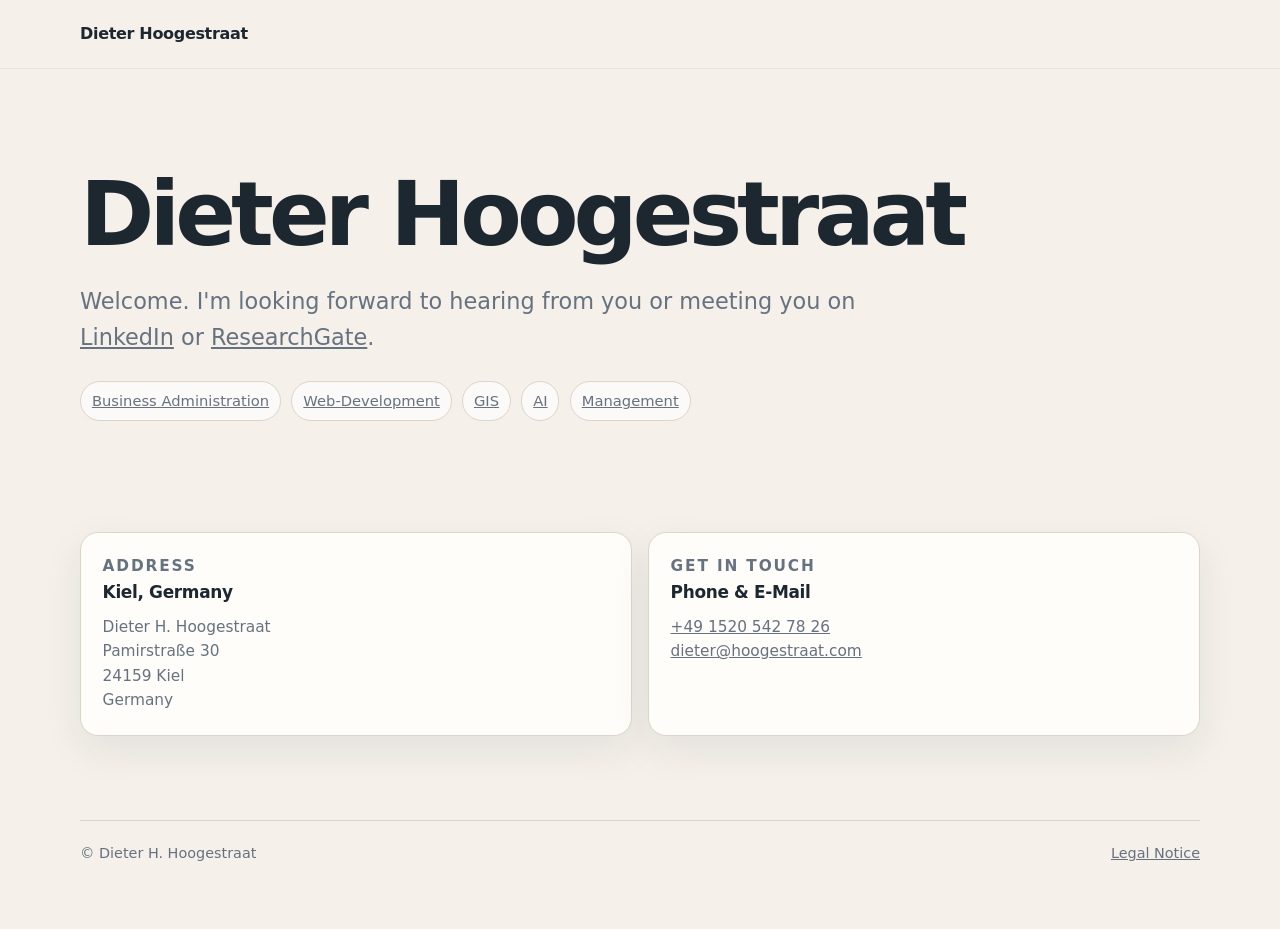
<file: index.html>
<!doctype html>
<html lang="en">
  <head>
    <meta charset="utf-8" />
    <meta name="viewport" content="width=device-width, initial-scale=1" />
    <meta
      name="description"
      content="Dieter Hoogestraat – Geophysics, SAR Remote Sensing, GIS, AI and Management. Get in touch via LinkedIn, ResearchGate or e-mail."
    />
    <title>Dieter H. Hoogestraat – Geophysics, Remote Sensing, GIS & AI</title>

    <link rel="shortcut icon" href="./assets/favicon.ico" />
    <link rel="apple-touch-icon" href="./assets/hog-apple.png" />
    <link rel="stylesheet" href="./assets/profile.css" />
  </head>

  <body>
    <header class="topbar">
      <div class="wrap nav">
        <a class="brand" href="#top">Dieter Hoogestraat</a>
      </div>
    </header>

    <main id="top">
      <section class="hero">
        <div class="wrap">
          <h1>Dieter Hoogestraat</h1>

          <p class="hero-lead">
            Welcome. I'm looking forward to hearing from you or meeting you on
            <a
              href="https://www.linkedin.com/in/dieter-hoogestraat-08497648"
              target="_blank"
              rel="noopener noreferrer"
              >LinkedIn</a
            >
            or
            <a
              href="https://www.researchgate.net/profile/Dieter-Hoogestraat-2"
              target="_blank"
              rel="noopener noreferrer"
              >ResearchGate</a
            >.
          </p>

          <!-- TODO: Zieladressen ersetzen – aktuell Platzhalter -->
          <div class="facts" aria-label="Areas of expertise">
            <a class="fact" href="./office/office.html"
              >Business Administration</a
            >
            <a class="fact" href="./dev/dev.html">Web-Development</a>
            <a class="fact" href="https://example.com/gis">GIS</a>
            <a class="fact" href="https://example.com/ai">AI</a>
            <a class="fact" href="https://example.com/management">Management</a>
          </div>
        </div>
      </section>

      <section>
        <div class="wrap">
          <div class="grid two">
            <article class="card">
              <p class="section-kicker">Address</p>
              <h3>Kiel, Germany</h3>
              <!-- Dipl.-Kfm. (FH), Journalist -->
              <p>
                Dieter H. Hoogestraat<br />
                Pamirstraße 30<br />
                24159 Kiel<br />
                Germany
              </p>
            </article>

            <article class="card">
              <p class="section-kicker">Get in touch</p>
              <h3>Phone &amp; E-Mail</h3>
              <p>
                <a href="tel:+4915205427826">+49 1520 542 78 26</a><br />
                <a href="mailto:dieter@hoogestraat.com"
                  >dieter@hoogestraat.com</a
                >
              </p>
            </article>
          </div>
        </div>
      </section>
    </main>

    <footer>
      <div class="wrap footer-line">
        <span>© Dieter H. Hoogestraat</span>
        <span><a href="legalnotice.html">Legal Notice</a></span>
      </div>
    </footer>
  </body>
</html>
</file>
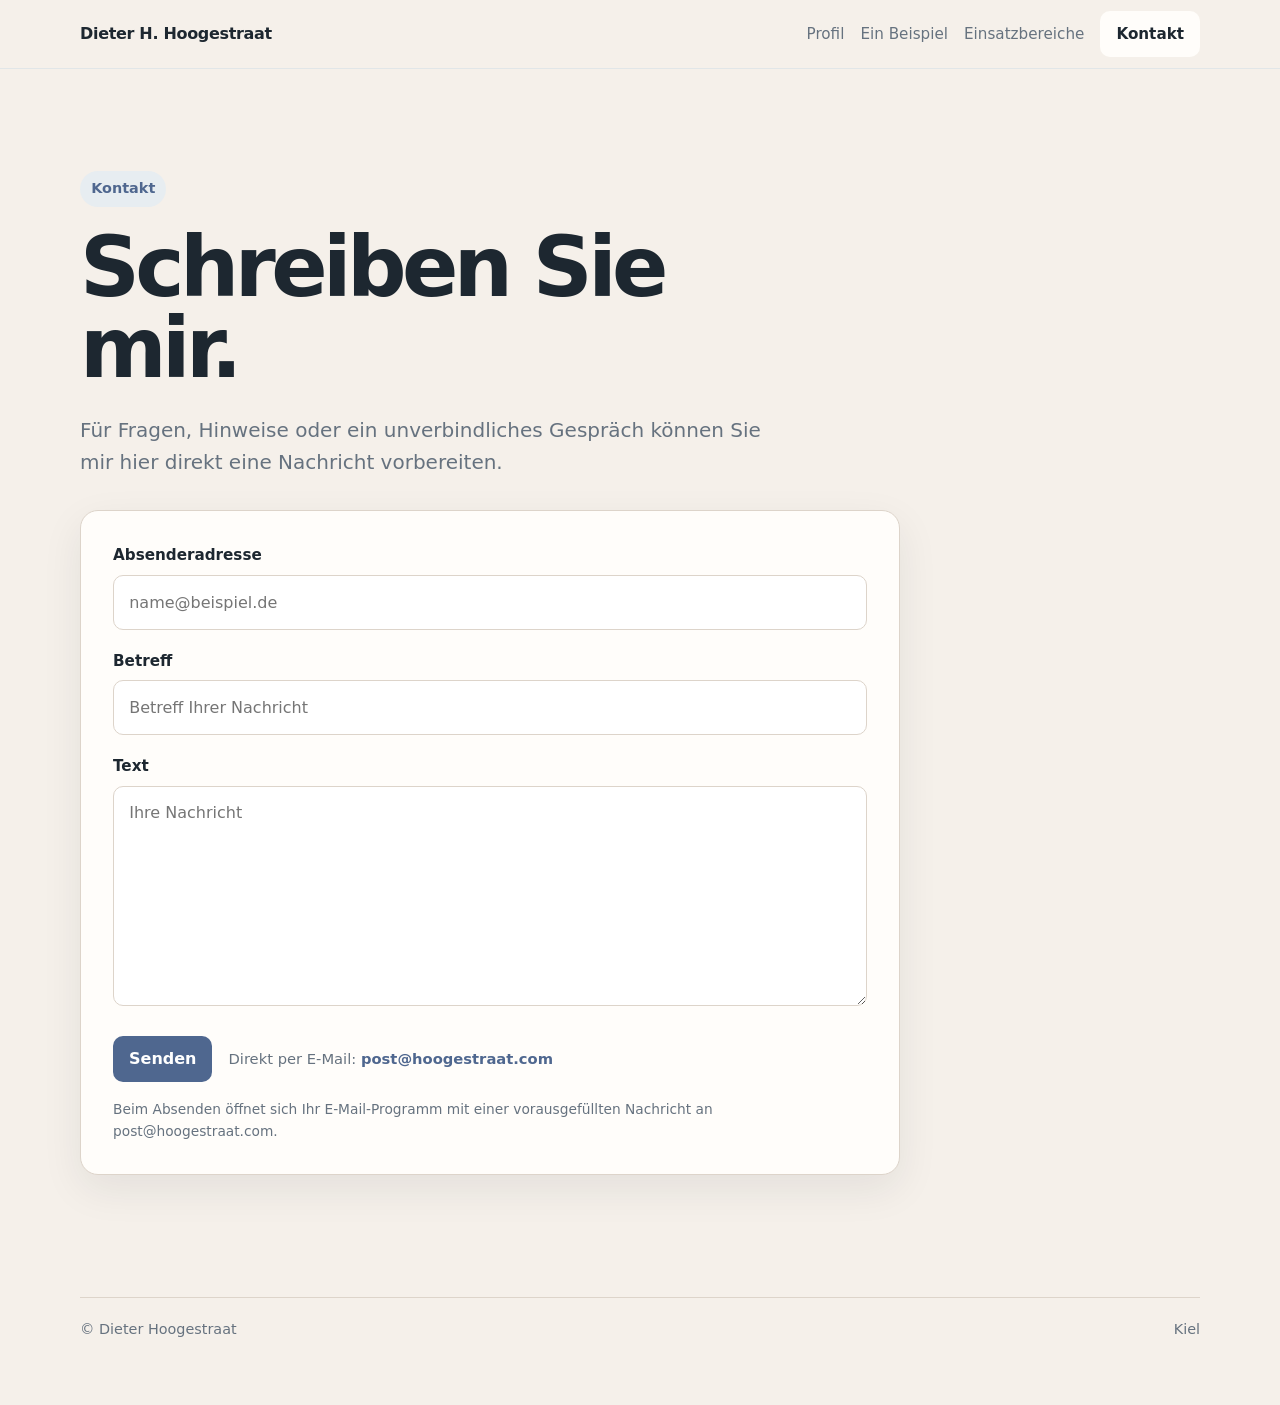
<file: kontakt.html>
<!doctype html>
<html lang="de">
  <head>
    <meta charset="utf-8" />
    <meta name="viewport" content="width=device-width, initial-scale=1" />
    <meta
      name="description"
      content="Kontakt zu Dieter H. Hoogestraat"
    />
    <title>Kontakt – Dieter H. Hoogestraat</title>

    <style>
      :root {
        --bg: #f5f0ea;
        --surface: #fffdfa;
        --text: #1d2730;
        --muted: #66727f;
        --line: #ddd4ca;
        --accent: #4f678f;
        --accent-soft: #e7edf1;
        --accent-hover: #4e6698;
        --max: 1120px;
        --radius: 18px;
        --shadow: 0 14px 40px rgba(20, 35, 50, 0.08);
      }

      * {
        box-sizing: border-box;
      }

      html {
        scroll-behavior: smooth;
      }

      body {
        margin: 0;
        font-family:
          Inter,
          ui-sans-serif,
          system-ui,
          -apple-system,
          BlinkMacSystemFont,
          "Segoe UI",
          sans-serif;
        background: var(--bg);
        color: var(--text);
        line-height: 1.6;
        -webkit-font-smoothing: antialiased;
      }

      a {
        color: inherit;
      }

      .wrap {
        width: min(calc(100% - 2rem), var(--max));
        margin-inline: auto;
      }

      .topbar {
        position: sticky;
        top: 0;
        z-index: 10;
        backdrop-filter: blur(10px);
        background: rgba(245, 240, 234, 0.92);
        border-bottom: 1px solid rgba(223, 228, 232, 0.85);
      }

      .nav {
        min-height: 68px;
        display: flex;
        align-items: center;
        justify-content: space-between;
        gap: 1rem;
      }

      .brand {
        font-weight: 760;
        letter-spacing: -0.02em;
        text-decoration: none;
      }

      .navlinks {
        display: flex;
        gap: 1rem;
        align-items: center;
        flex-wrap: wrap;
        font-size: 0.95rem;
        color: var(--muted);
      }

      .navlinks a {
        text-decoration: none;
      }

      .navlinks a:hover {
        color: var(--text);
      }

      .button {
        display: inline-flex;
        align-items: center;
        justify-content: center;
        height: 46px;
        padding: 0 1rem;
        border: none;
        border-radius: 10px;
        font: inherit;
        font-weight: 700;
        text-decoration: none;
        background: var(--surface);
        color: var(--text);
        cursor: pointer;
        transition: 160ms ease;
      }

      .button:hover {
        transform: translateY(-1px);
        box-shadow: 0 8px 22px rgba(20, 35, 50, 0.09);
      }

      .button.primary {
        color: #fff;
        background: var(--accent);
      }

      .button.primary:hover {
        background: var(--accent-hover);
      }

      main {
        padding: 6.4rem 0 4.6rem;
      }

      .contact-shell {
        max-width: 820px;
      }

      .eyebrow {
        display: inline-flex;
        padding: 0.38rem 0.7rem;
        border-radius: 999px;
        background: var(--accent-soft);
        color: var(--accent);
        font-size: 0.9rem;
        font-weight: 750;
        margin-bottom: 1.25rem;
      }

      h1 {
        max-width: 760px;
        margin: 0;
        font-size: clamp(2.8rem, 7vw, 5.2rem);
        line-height: 0.98;
        letter-spacing: -0.055em;
      }

      .lead {
        max-width: 690px;
        margin: 1.55rem 0 2rem;
        font-size: clamp(1.05rem, 2vw, 1.25rem);
        color: var(--muted);
      }

      .form-card {
        background: var(--surface);
        border: 1px solid var(--line);
        border-radius: var(--radius);
        padding: clamp(1.25rem, 4vw, 2rem);
        box-shadow: var(--shadow);
      }

      .field + .field {
        margin-top: 1.2rem;
      }

      label {
        display: block;
        margin-bottom: 0.45rem;
        font-size: 0.95rem;
        font-weight: 700;
      }

      input,
      textarea {
        width: 100%;
        padding: 0.85rem 0.95rem;
        border: 1px solid var(--line);
        border-radius: 10px;
        background: #fff;
        color: var(--text);
        font: inherit;
        outline: none;
        transition:
          border-color 150ms ease,
          box-shadow 150ms ease;
      }

      input:focus,
      textarea:focus {
        border-color: var(--accent);
        box-shadow: 0 0 0 3px rgba(79, 103, 143, 0.14);
      }

      textarea {
        min-height: 220px;
        resize: vertical;
      }

      .form-actions {
        display: flex;
        align-items: center;
        gap: 1rem;
        flex-wrap: wrap;
        margin-top: 1.4rem;
      }

      .direct-contact {
        color: var(--muted);
        font-size: 0.92rem;
      }

      .direct-contact a {
        color: var(--accent);
        font-weight: 700;
        text-decoration: none;
      }

      .form-note {
        margin: 1rem 0 0;
        color: var(--muted);
        font-size: 0.86rem;
      }

      footer {
        padding: 3rem 0 4rem;
        color: var(--muted);
        font-size: 0.9rem;
      }

      .footer-line {
        display: flex;
        justify-content: space-between;
        gap: 1rem;
        flex-wrap: wrap;
        border-top: 1px solid var(--line);
        padding-top: 1.3rem;
      }

      @media (max-width: 680px) {
        main {
          padding-top: 4.5rem;
        }

        .navlinks a:not(.button) {
          display: none;
        }

        h1 {
          font-size: clamp(2.45rem, 14vw, 4.2rem);
        }
      }
    </style>
  </head>

  <body>
    <header class="topbar">
      <div class="wrap nav">
        <a class="brand" href="index.html#top">Dieter H. Hoogestraat</a>
        <nav class="navlinks" aria-label="Seitennavigation">
          <a href="index.html#profil">Profil</a>
          <a href="index.html#beispiel">Ein Beispiel</a>
          <a href="index.html#einsatz">Einsatzbereiche</a>
          <a href="kontakt.html" class="button">Kontakt</a>
        </nav>
      </div>
    </header>

    <main>
      <div class="wrap">
        <div class="contact-shell">
          <span class="eyebrow">Kontakt</span>
          <h1>Schreiben Sie mir.</h1>

          <p class="lead">
            Für Fragen, Hinweise oder ein unverbindliches Gespräch können Sie mir
            hier direkt eine Nachricht vorbereiten.
          </p>

          <form class="form-card" id="contact-form">
            <div class="field">
              <label for="sender">Absenderadresse</label>
              <input
                type="email"
                id="sender"
                name="sender"
                autocomplete="email"
                placeholder="name@beispiel.de"
                required
              />
            </div>

            <div class="field">
              <label for="subject">Betreff</label>
              <input
                type="text"
                id="subject"
                name="subject"
                placeholder="Betreff Ihrer Nachricht"
                required
              />
            </div>

            <div class="field">
              <label for="message">Text</label>
              <textarea
                id="message"
                name="message"
                placeholder="Ihre Nachricht"
                required
              ></textarea>
            </div>

            <div class="form-actions">
              <button class="button primary" type="submit">Senden</button>
              <span class="direct-contact">
                Direkt per E-Mail:
                <a href="mailto:post@hoogestraat.com">post@hoogestraat.com</a>
              </span>
            </div>

            <p class="form-note">
              Beim Absenden öffnet sich Ihr E-Mail-Programm mit einer
              vorausgefüllten Nachricht an post@hoogestraat.com.
            </p>
          </form>
        </div>
      </div>
    </main>

    <footer>
      <div class="wrap footer-line">
        <span>© Dieter Hoogestraat</span>
        <span>Kiel</span>
      </div>
    </footer>

    <script>
      document
        .getElementById("contact-form")
        .addEventListener("submit", function (event) {
          event.preventDefault();

          const sender = document.getElementById("sender").value.trim();
          const subject = document.getElementById("subject").value.trim();
          const message = document.getElementById("message").value.trim();

          const body =
            "Absenderadresse: " +
            sender +
            "\\n\\n" +
            message;

          const mailto =
            "mailto:post@hoogestraat.com" +
            "?subject=" +
            encodeURIComponent(subject) +
            "&body=" +
            encodeURIComponent(body);

          window.location.href = mailto;
        });
    </script>
  </body>
</html>
</file>
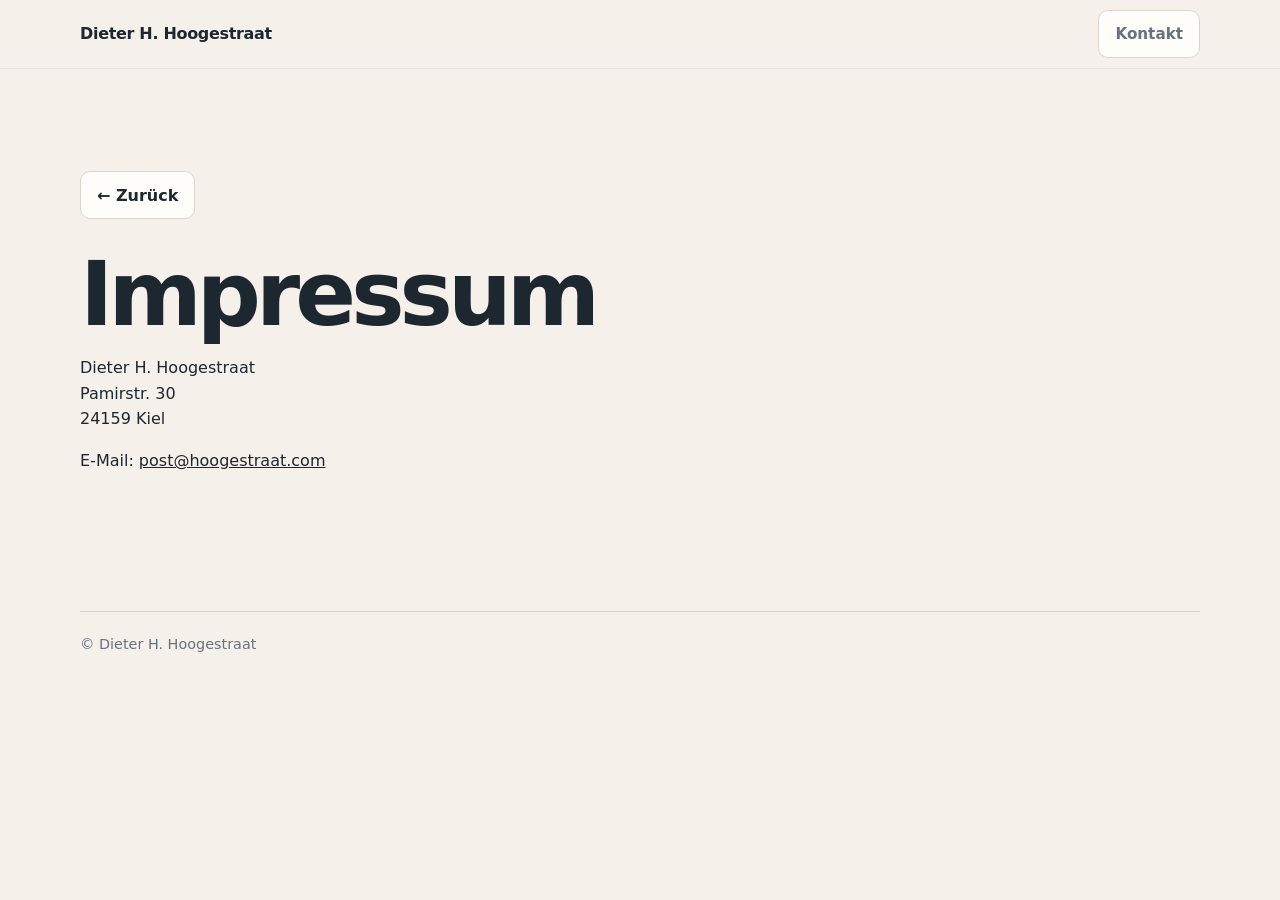
<file: legalnotice.html>
<!doctype html>
<html lang="de">
  <head>
    <meta charset="UTF-8" />
    <meta name="viewport" content="width=device-width, initial-scale=1.0" />
    <title>Impressum – Dieter H. Hoogestraat</title>
    <link rel="shortcut icon" href="./favicon.ico" />
    <link rel="apple-touch-icon" href="./hog-apple.png" />
    <link rel="stylesheet" href="profile.css" />
  </head>
  <body>
    <header class="topbar">
      <div class="wrap nav">
        <a class="brand" href="index.html">Dieter H. Hoogestraat</a>
        <nav class="navlinks" aria-label="Seitennavigation">
          <a href="mailto:post@hoogestraat.com" class="button">Kontakt</a>
        </nav>
      </div>
    </header>
    <section class="wrap hero">
      <a
        class="button back-button"
        href="index.html"
        onclick="
          if (document.referrer) {
            event.preventDefault();
            history.back();
          }
        "
      >
        ← Zurück
      </a>
      <h1>Impressum</h1>

      <p>
        Dieter H. Hoogestraat<br />
        Pamirstr. 30<br />
        24159 Kiel
      </p>

      <p>
        E-Mail:
        <a href="mailto:post@hoogestraat.com">post@hoogestraat.com</a>
      </p>
    </section>

    <footer>
      <div class="wrap footer-line">
        <span>© Dieter H. Hoogestraat</span>
      </div>
    </footer>
  </body>
</html>
</file>
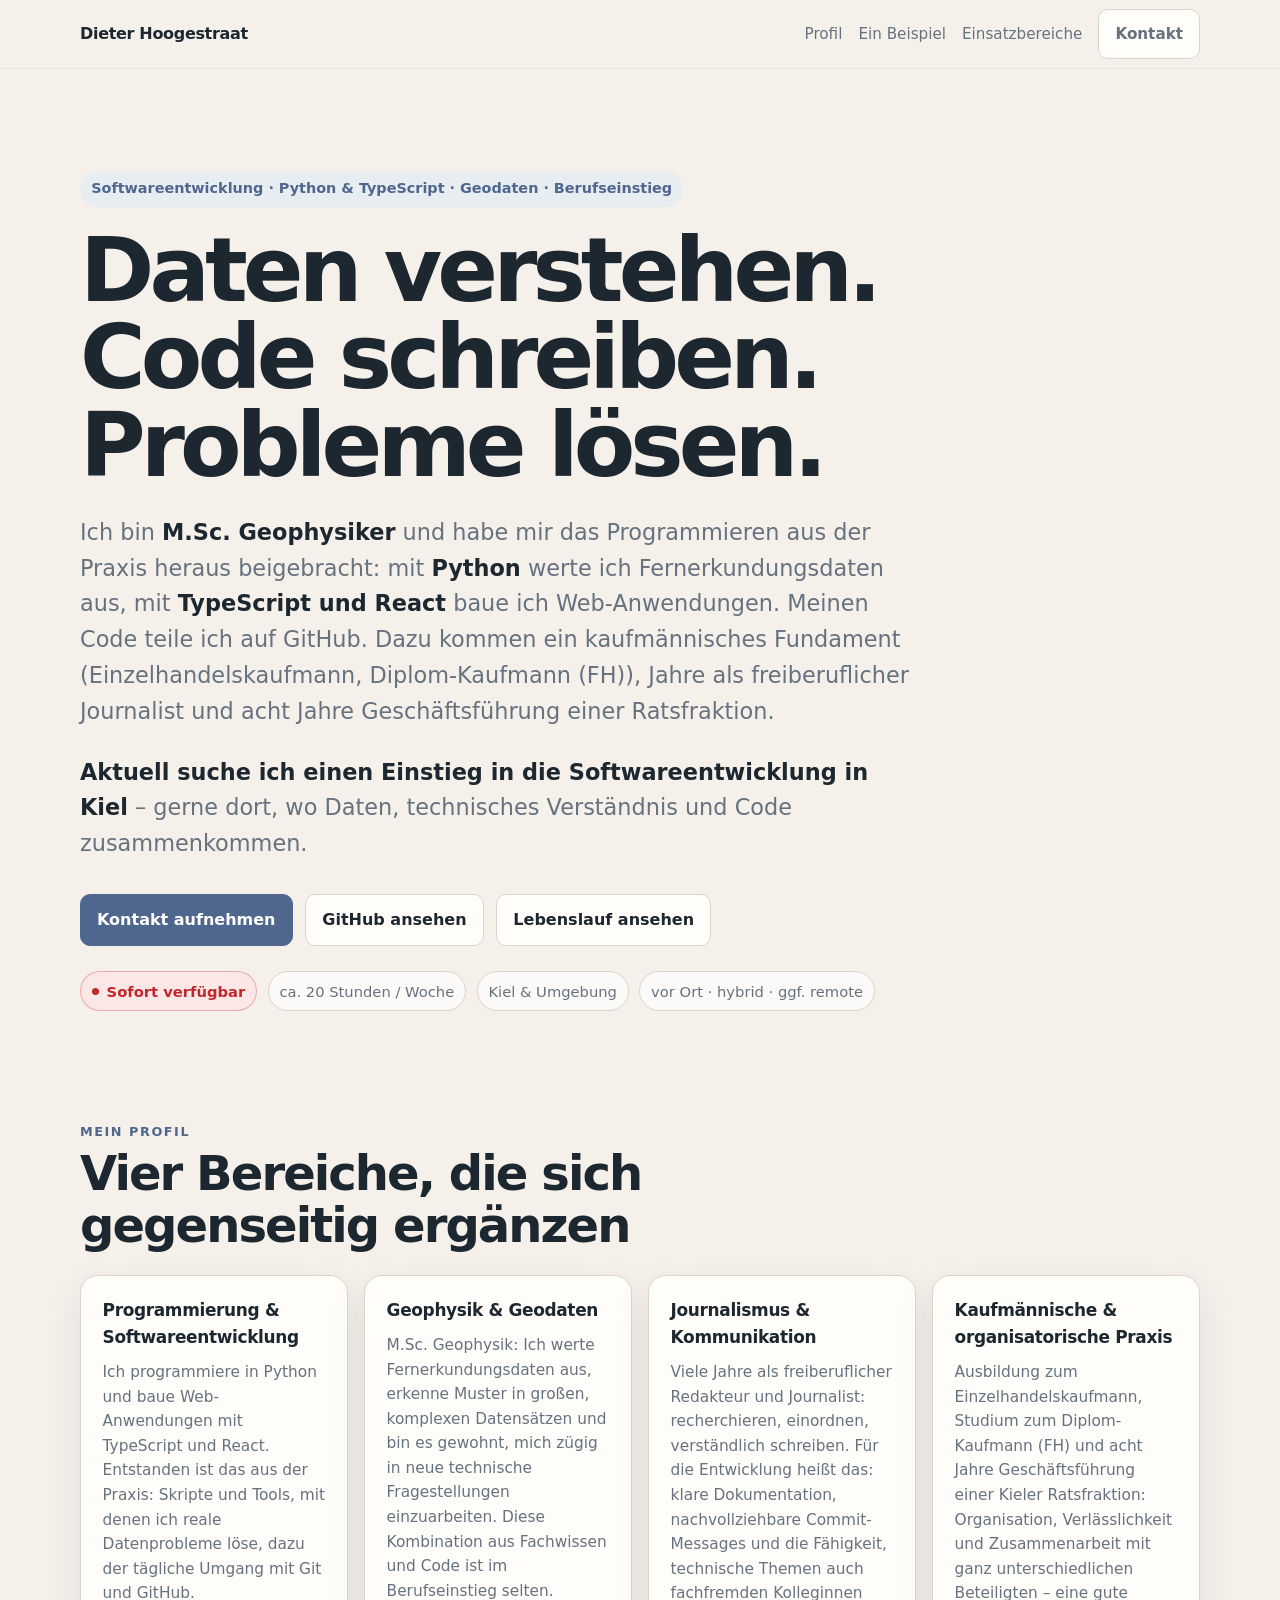
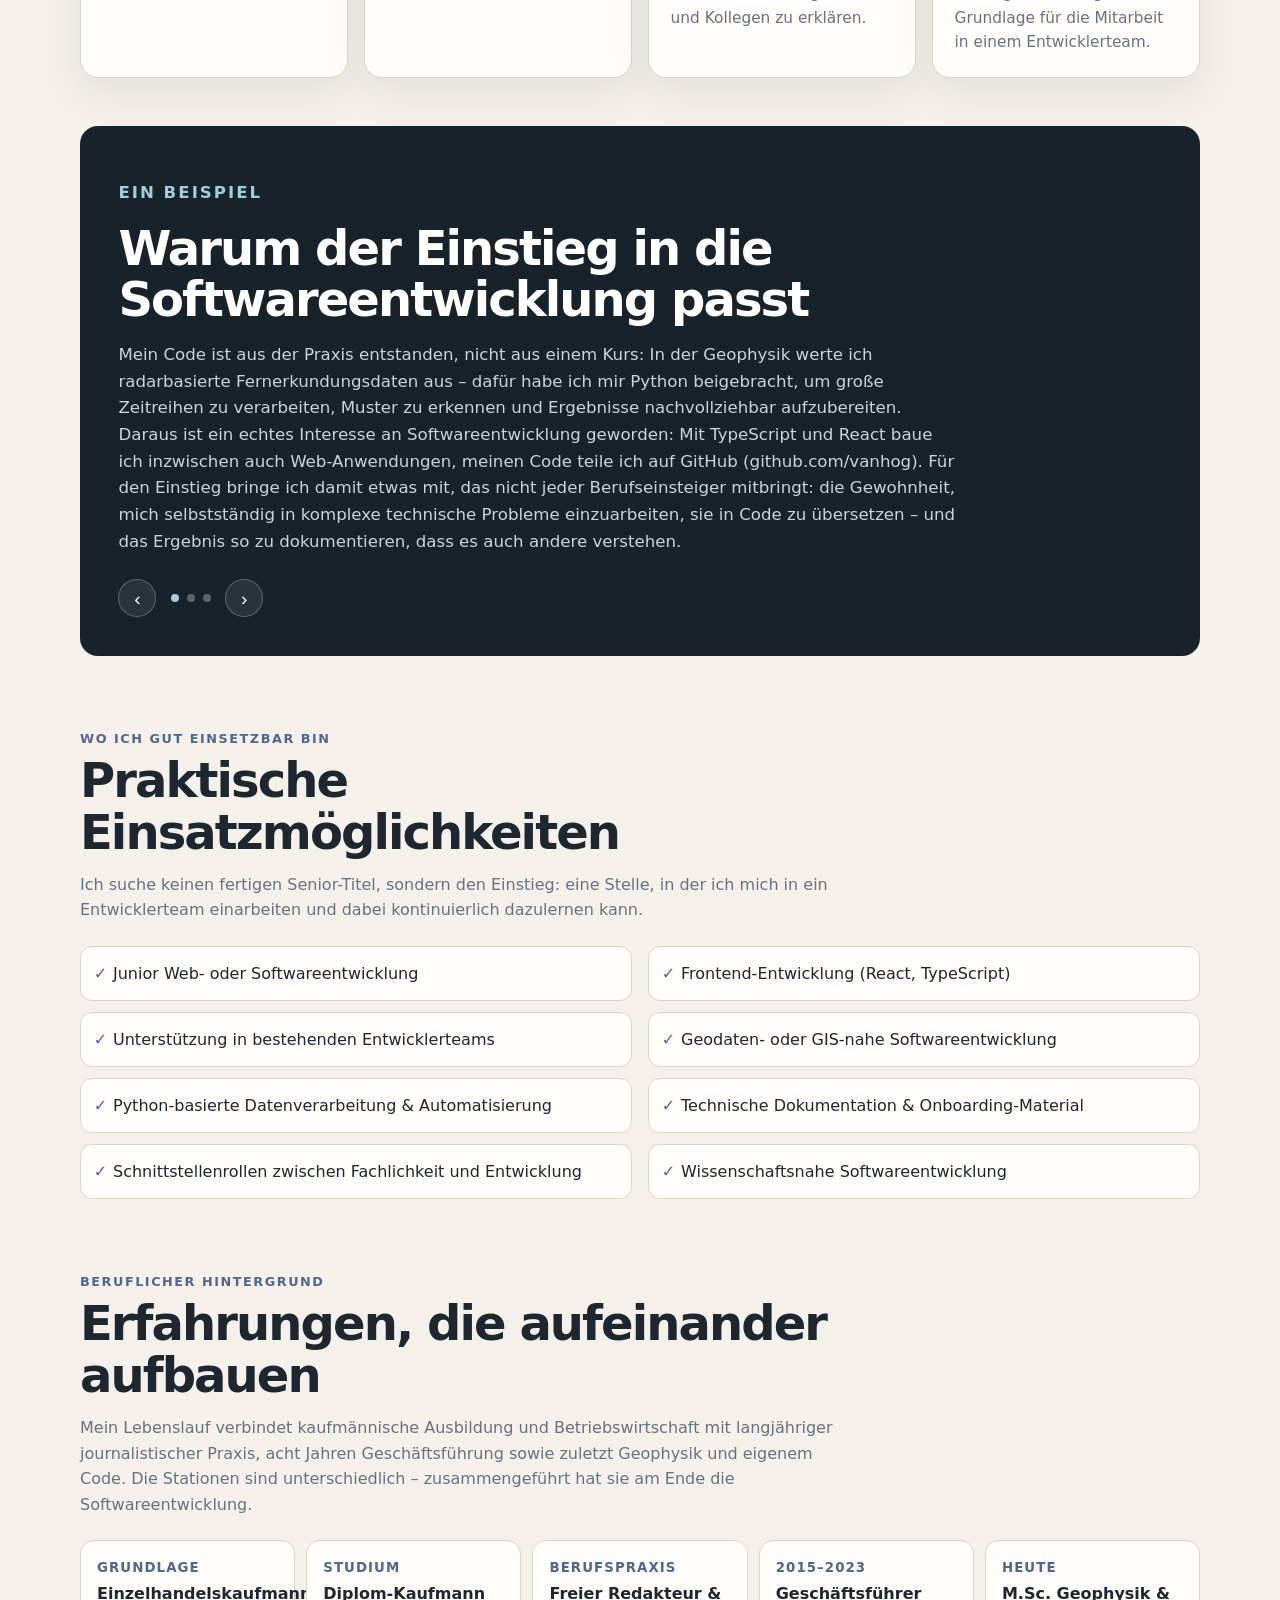
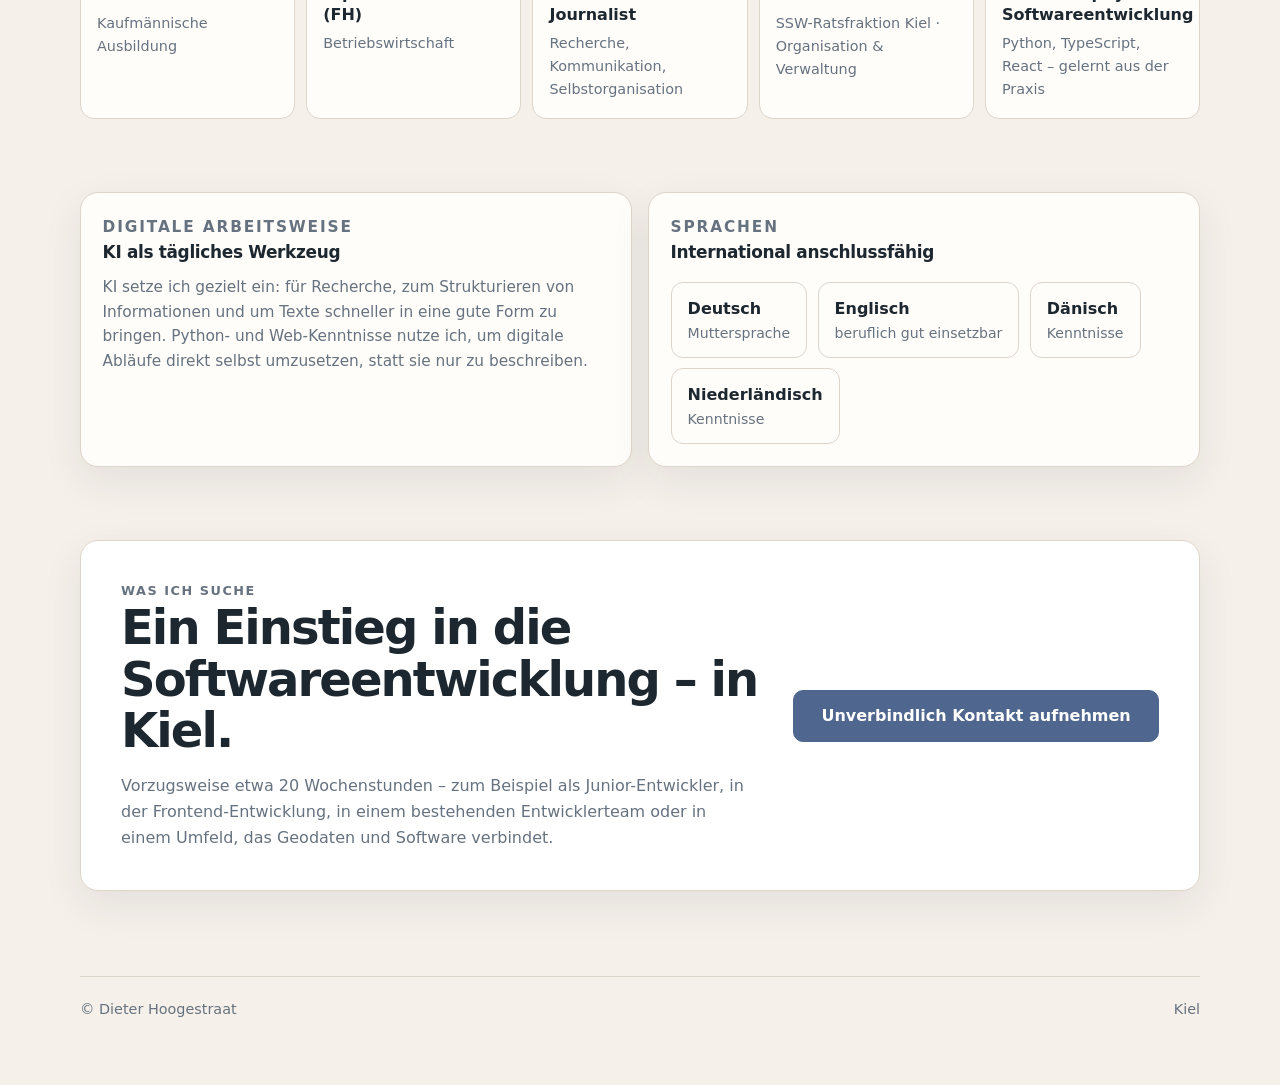
<file: dev/dev.html>
<!doctype html>
<html lang="de">
  <head>
    <meta charset="utf-8" />
    <meta name="viewport" content="width=device-width, initial-scale=1" />
    <meta
      name="description"
      content="Profil von Dieter Hoogestraat – Einstieg in die Softwareentwicklung: Python, TypeScript, React und Geodaten-Erfahrung aus der Geophysik. Gesucht: Teilzeitstelle in Kiel."
    />
    <title>
      Dieter Hoogestraat – Softwareentwicklung, Python & TypeScript, Geodaten
    </title>

    <link rel="stylesheet" href="../assets/profile.css" />
  </head>

  <body>
    <header class="topbar">
      <div class="wrap nav">
        <a class="brand" href="#top">Dieter Hoogestraat</a>
        <nav class="navlinks" aria-label="Seitennavigation">
          <a href="#profil">Profil</a>
          <a href="#beispiel">Ein Beispiel</a>
          <a href="#einsatz">Einsatzbereiche</a>
          <a href="#kontakt" class="button">Kontakt</a>
        </nav>
      </div>
    </header>

    <main id="top">
      <section class="hero">
        <div class="wrap">
          <span class="eyebrow"
            >Softwareentwicklung · Python & TypeScript · Geodaten ·
            Berufseinstieg</span
          >

          <h1>Daten verstehen.<br />Code schreiben.<br />Probleme lösen.</h1>

          <p class="hero-lead">
            Ich bin <strong>M.Sc. Geophysiker</strong> und habe mir das
            Programmieren aus der Praxis heraus beigebracht: mit
            <strong>Python</strong> werte ich Fernerkundungsdaten aus, mit
            <strong>TypeScript und React</strong> baue ich Web-Anwendungen.
            Meinen Code teile ich auf GitHub. Dazu kommen ein kaufmännisches
            Fundament (Einzelhandelskaufmann, Diplom-Kaufmann (FH)), Jahre als
            freiberuflicher Journalist und acht Jahre Geschäftsführung einer
            Ratsfraktion.
          </p>

          <p class="hero-lead">
            <strong
              >Aktuell suche ich einen Einstieg in die Softwareentwicklung in
              Kiel</strong
            >
            – gerne dort, wo Daten, technisches Verständnis und Code
            zusammenkommen.
          </p>

          <div class="hero-actions">
            <!-- TODO: E-Mail-Adresse ersetzen -->
            <a class="button primary" href="mailto:DEINE-EMAIL@BEISPIEL.DE"
              >Kontakt aufnehmen</a
            >
            <a
              class="button"
              href="https://github.com/vanhog"
              target="_blank"
              rel="noopener"
              >GitHub ansehen</a
            >
            <!-- TODO: Dateinamen / URL zum Lebenslauf ersetzen -->
            <a class="button" href="cv.pdf">Lebenslauf ansehen</a>
          </div>

          <div class="facts" aria-label="Rahmendaten">
            <span class="fact status"
              ><span class="status-dot" aria-hidden="true"></span>Sofort
              verfügbar</span
            >
            <span class="fact">ca. 20 Stunden / Woche</span>
            <span class="fact">Kiel & Umgebung</span>
            <span class="fact">vor Ort · hybrid · ggf. remote</span>
          </div>
        </div>
      </section>

      <section id="profil">
        <div class="wrap">
          <div class="section-head">
            <p class="section-kicker">Mein Profil</p>
            <h2>Vier Bereiche, die sich gegenseitig ergänzen</h2>
          </div>

          <div class="grid four">
            <article class="card">
              <h3>Programmierung & Softwareentwicklung</h3>
              <p>
                Ich programmiere in Python und baue Web-Anwendungen mit
                TypeScript und React. Entstanden ist das aus der Praxis: Skripte
                und Tools, mit denen ich reale Datenprobleme löse, dazu der
                tägliche Umgang mit Git und GitHub.
              </p>
            </article>

            <article class="card">
              <h3>Geophysik & Geodaten</h3>
              <p>
                M.Sc. Geophysik: Ich werte Fernerkundungsdaten aus, erkenne
                Muster in großen, komplexen Datensätzen und bin es gewohnt, mich
                zügig in neue technische Fragestellungen einzuarbeiten. Diese
                Kombination aus Fachwissen und Code ist im Berufseinstieg
                selten.
              </p>
            </article>

            <article class="card">
              <h3>Journalismus & Kommunikation</h3>
              <p>
                Viele Jahre als freiberuflicher Redakteur und Journalist:
                recherchieren, einordnen, verständlich schreiben. Für die
                Entwicklung heißt das: klare Dokumentation, nachvollziehbare
                Commit-Messages und die Fähigkeit, technische Themen auch
                fachfremden Kolleginnen und Kollegen zu erklären.
              </p>
            </article>

            <article class="card">
              <h3>Kaufmännische & organisatorische Praxis</h3>
              <p>
                Ausbildung zum Einzelhandelskaufmann, Studium zum
                Diplom-Kaufmann (FH) und acht Jahre Geschäftsführung einer
                Kieler Ratsfraktion: Organisation, Verlässlichkeit und
                Zusammenarbeit mit ganz unterschiedlichen Beteiligten – eine
                gute Grundlage für die Mitarbeit in einem Entwicklerteam.
              </p>
            </article>
          </div>

          <div class="bridge" id="beispiel">
            <p class="section-kicker">Ein Beispiel</p>

            <noscript>
              <style>
                #beispiel .slider {
                  display: none;
                }
              </style>
              <h2>Warum der Einstieg in die Softwareentwicklung passt</h2>
              <p>
                Mein Code ist aus der Praxis entstanden, nicht aus einem Kurs:
                In der Geophysik werte ich radarbasierte Fernerkundungsdaten aus
                – dafür habe ich mir Python beigebracht, um große Zeitreihen zu
                verarbeiten, Muster zu erkennen und Ergebnisse nachvollziehbar
                aufzubereiten. Daraus ist ein echtes Interesse an
                Softwareentwicklung geworden: Mit TypeScript und React baue ich
                inzwischen auch Web-Anwendungen, meinen Code teile ich auf
                GitHub (github.com/vanhog). Für den Einstieg bringe ich damit
                etwas mit, das nicht jeder Berufseinsteiger mitbringt: die
                Gewohnheit, mich selbstständig in komplexe technische Probleme
                einzuarbeiten, sie in Code zu übersetzen – und das Ergebnis so
                zu dokumentieren, dass es auch andere verstehen.
              </p>
            </noscript>

            <div
              class="slider"
              data-slider
              role="region"
              aria-roledescription="Karussell"
              aria-label="Beispiele meiner Erfahrung"
            >
              <div class="slider-track" data-slider-track></div>
              <div class="slider-controls">
                <button
                  type="button"
                  class="slider-btn"
                  data-slider-prev
                  aria-label="Vorheriges Beispiel"
                >
                  ‹
                </button>
                <div class="slider-dots" data-slider-dots></div>
                <button
                  type="button"
                  class="slider-btn"
                  data-slider-next
                  aria-label="Nächstes Beispiel"
                >
                  ›
                </button>
              </div>
            </div>
          </div>
        </div>
      </section>

      <section id="einsatz">
        <div class="wrap">
          <div class="section-head">
            <p class="section-kicker">Wo ich gut einsetzbar bin</p>
            <h2>Praktische Einsatzmöglichkeiten</h2>
            <p class="section-copy">
              Ich suche keinen fertigen Senior-Titel, sondern den Einstieg: eine
              Stelle, in der ich mich in ein Entwicklerteam einarbeiten und
              dabei kontinuierlich dazulernen kann.
            </p>
          </div>

          <ul class="role-list">
            <li>Junior Web- oder Softwareentwicklung</li>
            <li>Frontend-Entwicklung (React, TypeScript)</li>
            <li>Unterstützung in bestehenden Entwicklerteams</li>
            <li>Geodaten- oder GIS-nahe Softwareentwicklung</li>
            <li>Python-basierte Datenverarbeitung & Automatisierung</li>
            <li>Technische Dokumentation & Onboarding-Material</li>
            <li>Schnittstellenrollen zwischen Fachlichkeit und Entwicklung</li>
            <li>Wissenschaftsnahe Softwareentwicklung</li>
          </ul>
        </div>
      </section>

      <section id="hintergrund">
        <div class="wrap">
          <div class="section-head">
            <p class="section-kicker">Beruflicher Hintergrund</p>
            <h2>Erfahrungen, die aufeinander aufbauen</h2>
            <p class="section-copy">
              Mein Lebenslauf verbindet kaufmännische Ausbildung und
              Betriebswirtschaft mit langjähriger journalistischer Praxis, acht
              Jahren Geschäftsführung sowie zuletzt Geophysik und eigenem Code.
              Die Stationen sind unterschiedlich – zusammengeführt hat sie am
              Ende die Softwareentwicklung.
            </p>
          </div>

          <div class="timeline">
            <div class="step">
              <small>Grundlage</small>
              <strong>Einzelhandelskaufmann</strong>
              <span>Kaufmännische Ausbildung</span>
            </div>

            <div class="step">
              <small>Studium</small>
              <strong>Diplom-Kaufmann (FH)</strong>
              <span>Betriebswirtschaft</span>
            </div>

            <div class="step">
              <small>Berufspraxis</small>
              <strong>Freier Redakteur & Journalist</strong>
              <span>Recherche, Kommunikation, Selbstorganisation</span>
            </div>

            <div class="step">
              <small>2015–2023</small>
              <strong>Geschäftsführer</strong>
              <span>SSW-Ratsfraktion Kiel · Organisation & Verwaltung</span>
            </div>

            <div class="step">
              <small>Heute</small>
              <strong>M.Sc. Geophysik & Softwareentwicklung</strong>
              <span>Python, TypeScript, React – gelernt aus der Praxis</span>
            </div>
          </div>
        </div>
      </section>

      <section>
        <div class="wrap">
          <div class="grid two">
            <article class="card">
              <p class="section-kicker">Digitale Arbeitsweise</p>
              <h3>KI als tägliches Werkzeug</h3>
              <p>
                KI setze ich gezielt ein: für Recherche, zum Strukturieren von
                Informationen und um Texte schneller in eine gute Form zu
                bringen. Python- und Web-Kenntnisse nutze ich, um digitale
                Abläufe direkt selbst umzusetzen, statt sie nur zu beschreiben.
              </p>
            </article>

            <article class="card">
              <p class="section-kicker">Sprachen</p>
              <h3>International anschlussfähig</h3>
              <div class="languages">
                <div class="language">
                  <strong>Deutsch</strong>
                  <span>Muttersprache</span>
                </div>
                <div class="language">
                  <strong>Englisch</strong>
                  <span>beruflich gut einsetzbar</span>
                </div>
                <div class="language">
                  <strong>Dänisch</strong>
                  <span>Kenntnisse</span>
                </div>
                <div class="language">
                  <strong>Niederländisch</strong>
                  <span>Kenntnisse</span>
                </div>
              </div>
            </article>
          </div>
        </div>
      </section>

      <section id="kontakt">
        <div class="wrap">
          <div class="callout">
            <div>
              <p class="section-kicker">Was ich suche</p>
              <h2>Ein Einstieg in die Softwareentwicklung – in Kiel.</h2>
              <p>
                Vorzugsweise etwa 20 Wochenstunden – zum Beispiel als
                Junior-Entwickler, in der Frontend-Entwicklung, in einem
                bestehenden Entwicklerteam oder in einem Umfeld, das Geodaten
                und Software verbindet.
              </p>
            </div>

            <div>
              <!-- TODO: E-Mail-Adresse ersetzen -->
              <a class="button primary" href="mailto:DEINE-EMAIL@BEISPIEL.DE">
                Unverbindlich Kontakt aufnehmen
              </a>
            </div>
          </div>
        </div>
      </section>
    </main>

    <footer>
      <div class="wrap footer-line">
        <span>© Dieter Hoogestraat</span>
        <span>Kiel</span>
      </div>
    </footer>

    <script src="../assets/content-dev.js"></script>
    <script src="../assets/slider.js"></script>
  </body>
</html>
</file>
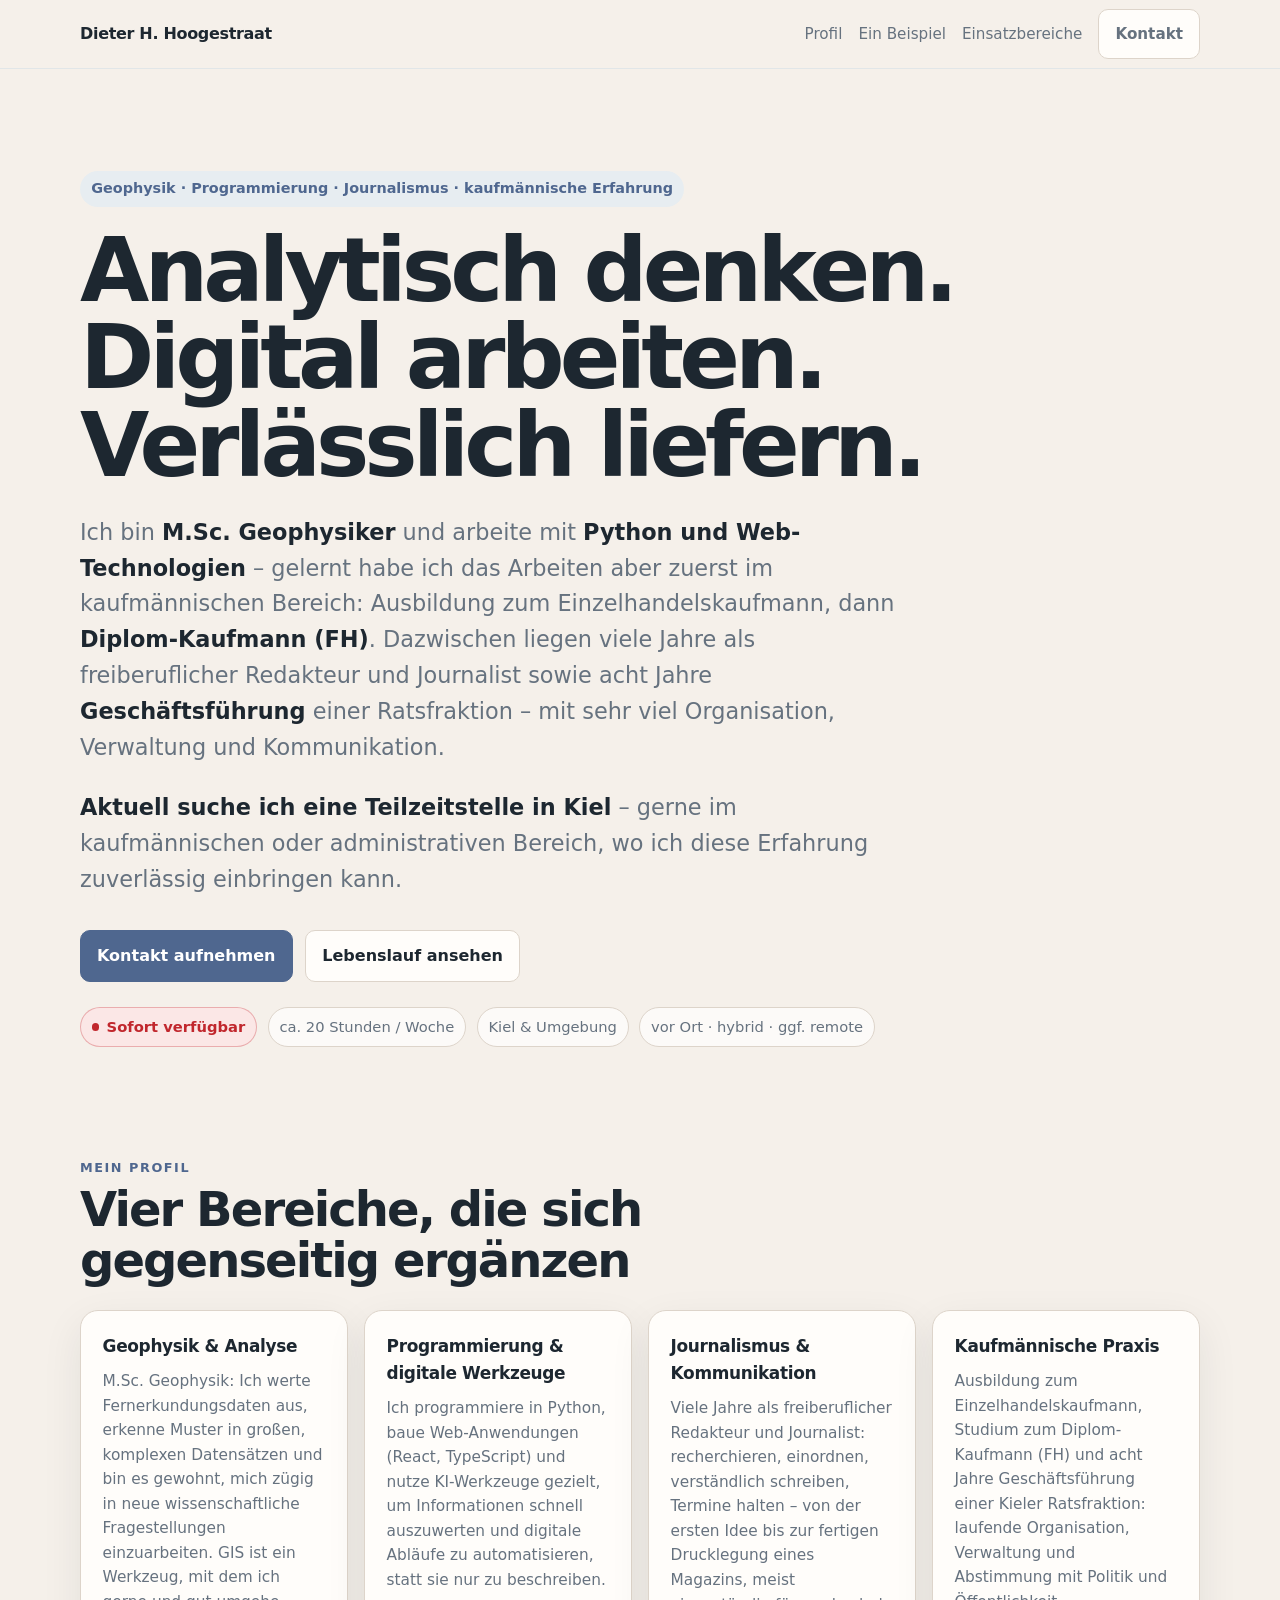
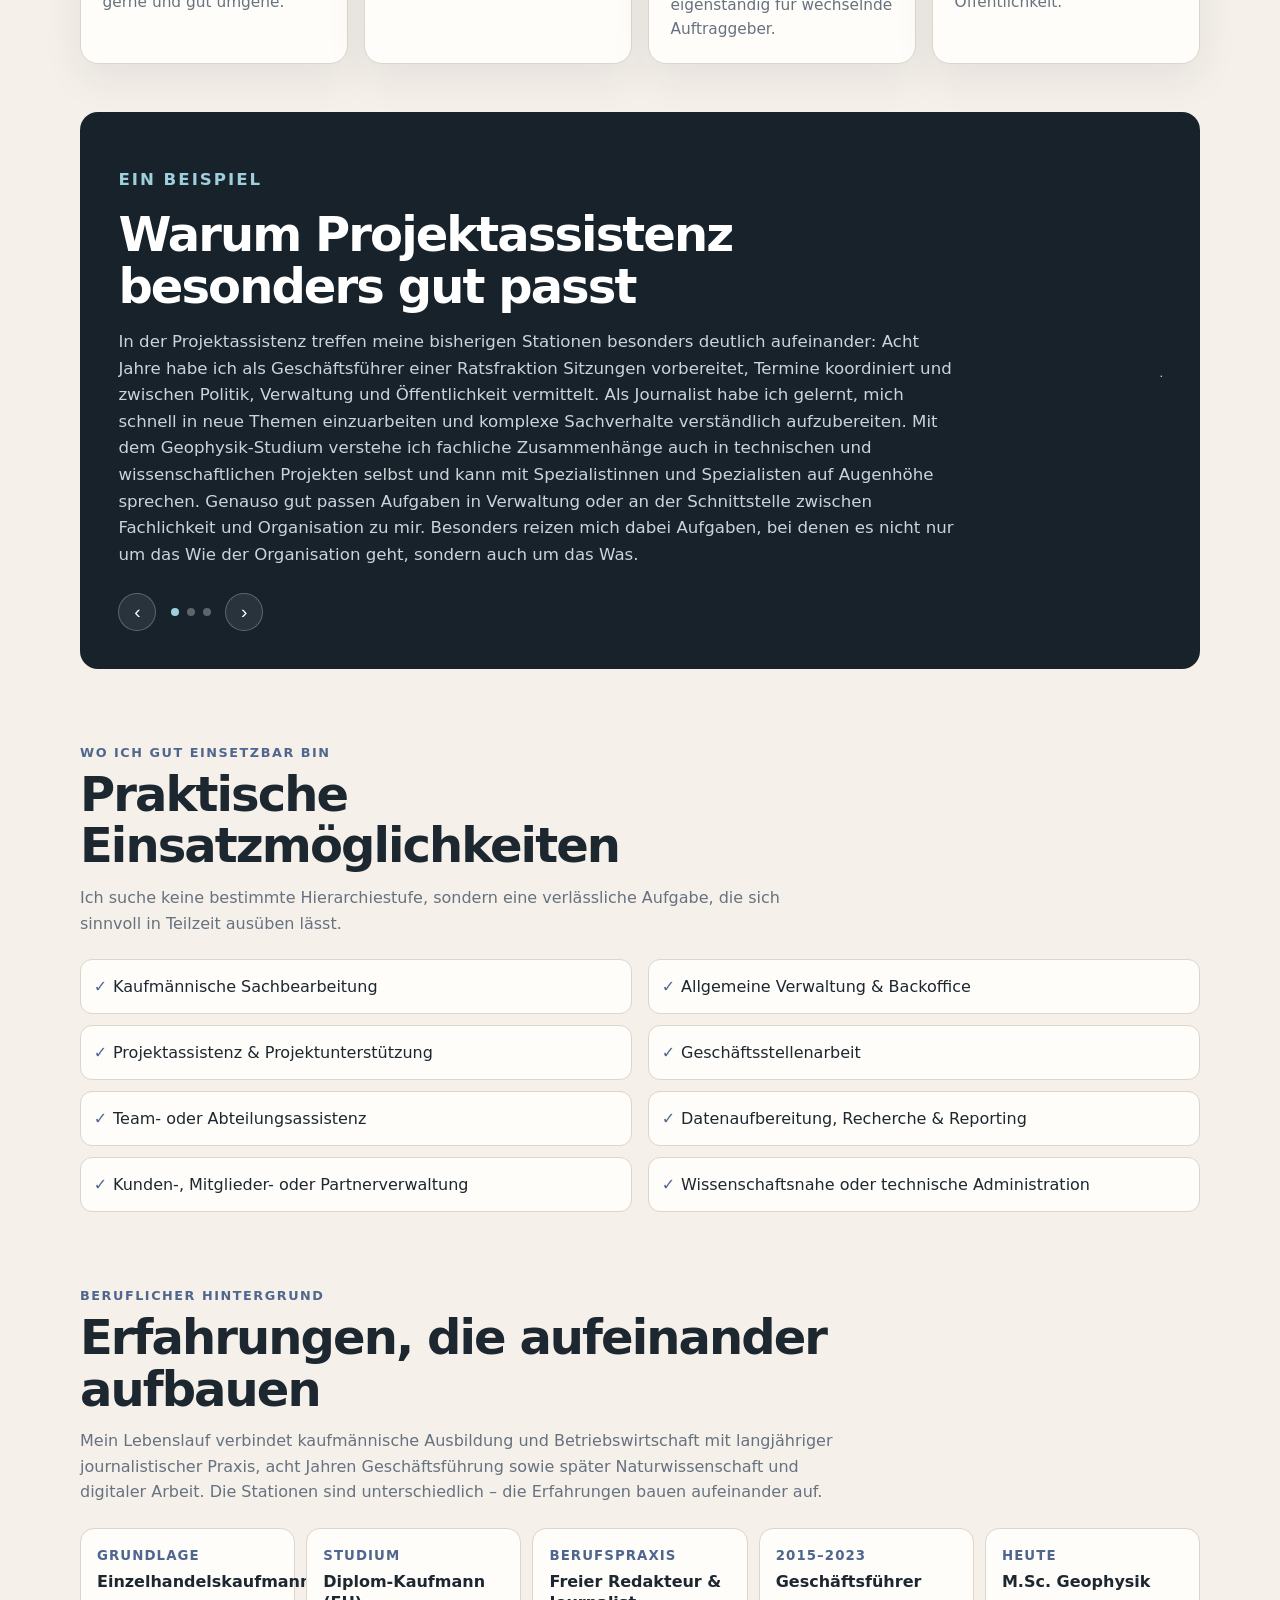
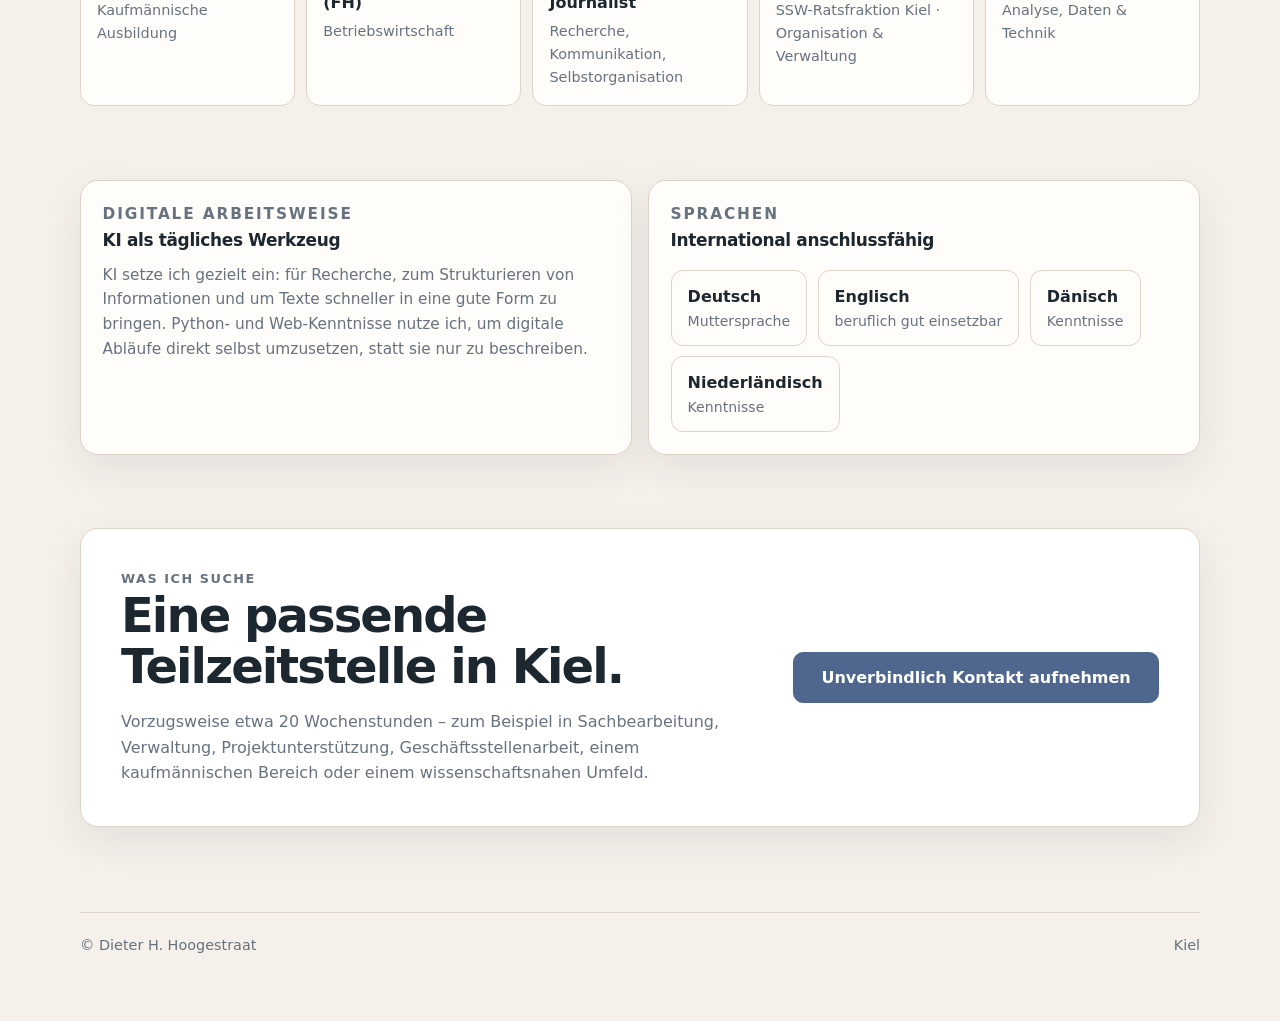
<file: office/office.html>
<!doctype html>
<html lang="de">
  <head>
    <meta charset="utf-8" />
    <meta name="viewport" content="width=device-width, initial-scale=1" />
    <meta
      name="description"
      content="Profil von Dieter Hoogestraat – Geophysik, Programmierung, Journalismus, Betriebswirtschaft und langjährige Berufserfahrung. Gesucht: Teilzeitstelle in Kiel."
    />
    <title>
      Dieter H. Hoogestraat – Geophysik, Programmierung, Kommunikation &
      Berufserfahrung
    </title>

    <link rel="stylesheet" href="../assets/profile.css" />
  </head>

  <body>
    <header class="topbar">
      <div class="wrap nav">
        <a class="brand" href="#top">Dieter H. Hoogestraat</a>
        <nav class="navlinks" aria-label="Seitennavigation">
          <a href="#profil">Profil</a>
          <a href="#beispiel">Ein Beispiel</a>
          <a href="#einsatz">Einsatzbereiche</a>
          <a href="#kontakt" class="button">Kontakt</a>
        </nav>
      </div>
    </header>

    <main id="top">
      <section class="hero">
        <div class="wrap">
          <span class="eyebrow"
            >Geophysik · Programmierung · Journalismus · kaufmännische
            Erfahrung</span
          >

          <h1>
            Analytisch denken.<br />Digital arbeiten.<br />Verlässlich liefern.
          </h1>

          <p class="hero-lead">
            Ich bin <strong>M.Sc. Geophysiker</strong> und arbeite mit
            <strong>Python und Web-Technologien</strong> – gelernt habe ich das
            Arbeiten aber zuerst im kaufmännischen Bereich: Ausbildung zum
            Einzelhandelskaufmann, dann <strong>Diplom-Kaufmann (FH)</strong>.
            Dazwischen liegen viele Jahre als freiberuflicher Redakteur und
            Journalist sowie acht Jahre <strong>Geschäftsführung</strong> einer
            Ratsfraktion – mit sehr viel Organisation, Verwaltung und
            Kommunikation.
          </p>

          <p class="hero-lead">
            <strong>Aktuell suche ich eine Teilzeitstelle in Kiel</strong> –
            gerne im kaufmännischen oder administrativen Bereich, wo ich diese
            Erfahrung zuverlässig einbringen kann.
          </p>

          <div class="hero-actions">
            <!-- TODO: E-Mail-Adresse ersetzen -->
            <a class="button primary" href="mailto:DEINE-EMAIL@BEISPIEL.DE"
              >Kontakt aufnehmen</a
            >
            <!-- TODO: Dateinamen / URL zum Lebenslauf ersetzen -->
            <a class="button" href="cv.pdf">Lebenslauf ansehen</a>
          </div>

          <div class="facts" aria-label="Rahmendaten">
            <span class="fact status"
              ><span class="status-dot" aria-hidden="true"></span>Sofort
              verfügbar</span
            >
            <span class="fact">ca. 20 Stunden / Woche</span>
            <span class="fact">Kiel & Umgebung</span>
            <span class="fact">vor Ort · hybrid · ggf. remote</span>
          </div>
        </div>
      </section>

      <section id="profil">
        <div class="wrap">
          <div class="section-head">
            <p class="section-kicker">Mein Profil</p>
            <h2>Vier Bereiche, die sich gegenseitig ergänzen</h2>
          </div>

          <div class="grid four">
            <article class="card">
              <h3>Geophysik & Analyse</h3>
              <p>
                M.Sc. Geophysik: Ich werte Fernerkundungsdaten aus, erkenne
                Muster in großen, komplexen Datensätzen und bin es gewohnt, mich
                zügig in neue wissenschaftliche Fragestellungen einzuarbeiten.
                GIS ist ein Werkzeug, mit dem ich gerne und gut umgehe.
              </p>
            </article>

            <article class="card">
              <h3>Programmierung & digitale Werkzeuge</h3>
              <p>
                Ich programmiere in Python, baue Web-Anwendungen (React,
                TypeScript) und nutze KI-Werkzeuge gezielt, um Informationen
                schnell auszuwerten und digitale Abläufe zu automatisieren,
                statt sie nur zu beschreiben.
              </p>
            </article>

            <article class="card">
              <h3>Journalismus & Kommunikation</h3>
              <p>
                Viele Jahre als freiberuflicher Redakteur und Journalist:
                recherchieren, einordnen, verständlich schreiben, Termine halten
                – von der ersten Idee bis zur fertigen Drucklegung eines
                Magazins, meist eigenständig für wechselnde Auftraggeber.
              </p>
            </article>

            <article class="card">
              <h3>Kaufmännische Praxis</h3>
              <p>
                Ausbildung zum Einzelhandelskaufmann, Studium zum
                Diplom-Kaufmann (FH) und acht Jahre Geschäftsführung einer
                Kieler Ratsfraktion: laufende Organisation, Verwaltung und
                Abstimmung mit Politik und Öffentlichkeit.
              </p>
            </article>
          </div>

          <div class="bridge" id="beispiel">
            <p class="section-kicker">Ein Beispiel</p>

            <noscript>
              <style>
                #beispiel .slider {
                  display: none;
                }
              </style>
              <h2>Warum Projektassistenz besonders gut passt</h2>
              <p>
                In der Projektassistenz treffen meine bisherigen Stationen
                besonders deutlich aufeinander: Acht Jahre habe ich als
                Geschäftsführer einer Ratsfraktion Sitzungen vorbereitet,
                Termine koordiniert und zwischen Politik, Verwaltung und
                Öffentlichkeit vermittelt. Als Journalist habe ich gelernt, mich
                schnell in neue Themen einzuarbeiten und komplexe Sachverhalte
                verständlich aufzubereiten. Mit dem Geophysik-Studium verstehe
                ich fachliche Zusammenhänge auch in technischen und
                wissenschaftlichen Projekten selbst und kann mit Spezialistinnen
                und Spezialisten auf Augenhöhe sprechen. Genauso gut passen
                Aufgaben in Verwaltung oder an der Schnittstelle zwischen
                Fachlichkeit und Organisation zu mir. Besonders reizen mich
                dabei Aufgaben, bei denen es nicht nur um das Wie der
                Organisation geht, sondern auch um das Was.
              </p>
            </noscript>

            <div
              class="slider"
              data-slider
              role="region"
              aria-roledescription="Karussell"
              aria-label="Beispiele meiner Erfahrung"
            >
              <div class="slider-track" data-slider-track></div>
              <div class="slider-controls">
                <button
                  type="button"
                  class="slider-btn"
                  data-slider-prev
                  aria-label="Vorheriges Beispiel"
                >
                  ‹
                </button>
                <div class="slider-dots" data-slider-dots></div>
                <button
                  type="button"
                  class="slider-btn"
                  data-slider-next
                  aria-label="Nächstes Beispiel"
                >
                  ›
                </button>
              </div>
            </div>
          </div>
        </div>
      </section>

      <section id="einsatz">
        <div class="wrap">
          <div class="section-head">
            <p class="section-kicker">Wo ich gut einsetzbar bin</p>
            <h2>Praktische Einsatzmöglichkeiten</h2>
            <p class="section-copy">
              Ich suche keine bestimmte Hierarchiestufe, sondern eine
              verlässliche Aufgabe, die sich sinnvoll in Teilzeit ausüben lässt.
            </p>
          </div>

          <ul class="role-list">
            <li>Kaufmännische Sachbearbeitung</li>
            <li>Allgemeine Verwaltung & Backoffice</li>
            <li>Projektassistenz & Projektunterstützung</li>
            <li>Geschäftsstellenarbeit</li>
            <li>Team- oder Abteilungsassistenz</li>
            <li>Datenaufbereitung, Recherche & Reporting</li>
            <li>Kunden-, Mitglieder- oder Partnerverwaltung</li>
            <li>Wissenschaftsnahe oder technische Administration</li>
          </ul>
        </div>
      </section>

      <section id="hintergrund">
        <div class="wrap">
          <div class="section-head">
            <p class="section-kicker">Beruflicher Hintergrund</p>
            <h2>Erfahrungen, die aufeinander aufbauen</h2>
            <p class="section-copy">
              Mein Lebenslauf verbindet kaufmännische Ausbildung und
              Betriebswirtschaft mit langjähriger journalistischer Praxis, acht
              Jahren Geschäftsführung sowie später Naturwissenschaft und
              digitaler Arbeit. Die Stationen sind unterschiedlich – die
              Erfahrungen bauen aufeinander auf.
            </p>
          </div>

          <div class="timeline">
            <div class="step">
              <small>Grundlage</small>
              <strong>Einzelhandelskaufmann</strong>
              <span>Kaufmännische Ausbildung</span>
            </div>

            <div class="step">
              <small>Studium</small>
              <strong>Diplom-Kaufmann (FH)</strong>
              <span>Betriebswirtschaft</span>
            </div>

            <div class="step">
              <small>Berufspraxis</small>
              <strong>Freier Redakteur & Journalist</strong>
              <span>Recherche, Kommunikation, Selbstorganisation</span>
            </div>

            <div class="step">
              <small>2015–2023</small>
              <strong>Geschäftsführer</strong>
              <span>SSW-Ratsfraktion Kiel · Organisation & Verwaltung</span>
            </div>

            <div class="step">
              <small>Heute</small>
              <strong>M.Sc. Geophysik</strong>
              <span>Analyse, Daten & Technik</span>
            </div>
          </div>
        </div>
      </section>

      <section>
        <div class="wrap">
          <div class="grid two">
            <article class="card">
              <p class="section-kicker">Digitale Arbeitsweise</p>
              <h3>KI als tägliches Werkzeug</h3>
              <p>
                KI setze ich gezielt ein: für Recherche, zum Strukturieren von
                Informationen und um Texte schneller in eine gute Form zu
                bringen. Python- und Web-Kenntnisse nutze ich, um digitale
                Abläufe direkt selbst umzusetzen, statt sie nur zu beschreiben.
              </p>
            </article>

            <article class="card">
              <p class="section-kicker">Sprachen</p>
              <h3>International anschlussfähig</h3>
              <div class="languages">
                <div class="language">
                  <strong>Deutsch</strong>
                  <span>Muttersprache</span>
                </div>
                <div class="language">
                  <strong>Englisch</strong>
                  <span>beruflich gut einsetzbar</span>
                </div>
                <div class="language">
                  <strong>Dänisch</strong>
                  <span>Kenntnisse</span>
                </div>
                <div class="language">
                  <strong>Niederländisch</strong>
                  <span>Kenntnisse</span>
                </div>
              </div>
            </article>
          </div>
        </div>
      </section>

      <section id="kontakt">
        <div class="wrap">
          <div class="callout">
            <div>
              <p class="section-kicker">Was ich suche</p>
              <h2>Eine passende Teilzeitstelle in Kiel.</h2>
              <p>
                Vorzugsweise etwa 20 Wochenstunden – zum Beispiel in
                Sachbearbeitung, Verwaltung, Projektunterstützung,
                Geschäftsstellenarbeit, einem kaufmännischen Bereich oder einem
                wissenschaftsnahen Umfeld.
              </p>
            </div>

            <div>
              <!-- TODO: E-Mail-Adresse ersetzen -->
              <a class="button primary" href="mailto:DEINE-EMAIL@BEISPIEL.DE">
                Unverbindlich Kontakt aufnehmen
              </a>
            </div>
          </div>
        </div>
      </section>
    </main>

    <footer>
      <div class="wrap footer-line">
        <span>© Dieter H. Hoogestraat</span>
        <span>Kiel</span>
      </div>
    </footer>

    <script src="../assets/content.js"></script>
    <script src="../assets/slider.js"></script>
  </body>
</html>
</file>
<file: assets/profile.css>
:root {
  --bg: #f5f0ea;
  --surface: #fffdfa;
  --text: #1d2730;
  --muted: #66727f;
  --line: #ddd4ca;
  --accent: #4f678f; /*#55758a;*/
  --accent-soft: #e7edf1;
  --accent-hover: #4e6698;
  --accent-red: #c1272d;
  --accent-red-soft: #fbe7e6;
  --dark: #17222b;
  --max: 1120px;
  --radius: 18px;
  --shadow: 0 14px 40px rgba(20, 35, 50, 0.08);
}

* {
  box-sizing: border-box;
}

html {
  scroll-behavior: smooth;
}

body {
  margin: 0;
  font-family:
    Inter,
    ui-sans-serif,
    system-ui,
    -apple-system,
    BlinkMacSystemFont,
    "Segoe UI",
    sans-serif;
  background: var(--bg);
  color: var(--text);
  line-height: 1.6;
  -webkit-font-smoothing: antialiased;
}

a {
  color: inherit;
}

.wrap {
  width: min(calc(100% - 2rem), var(--max));
  margin-inline: auto;
}

.topbar {
  position: sticky;
  top: 0;
  z-index: 10;
  backdrop-filter: blur(10px);
  background: rgba(245, 240, 234, 0.92);
  border-bottom: 1px solid rgba(223, 228, 232, 0.85);
}

.nav {
  min-height: 68px;
  display: flex;
  align-items: center;
  justify-content: space-between;
  gap: 1rem;
}

.brand {
  font-weight: 760;
  letter-spacing: -0.02em;
  text-decoration: none;
}

.navlinks {
  display: flex;
  gap: 1rem;
  align-items: center;
  flex-wrap: wrap;
  font-size: 0.95rem;
  color: var(--muted);
}

.navlinks a {
  text-decoration: none;
}
.navlinks a:hover {
  color: var(--text);
}

.hero {
  padding: 6.4rem 0 4.6rem;
}

.eyebrow {
  display: inline-flex;
  padding: 0.38rem 0.7rem;
  border-radius: 999px;
  background: var(--accent-soft);
  color: var(--accent);
  font-size: 0.9rem;
  font-weight: 750;
  margin-bottom: 1.25rem;
}

h1 {
  max-width: 960px;
  margin: 0;
  font-size: clamp(2.8rem, 7vw, 5.7rem);
  line-height: 0.98;
  letter-spacing: -0.055em;
}

.hero-lead {
  max-width: 830px;
  margin: 1.55rem 0 0;
  font-size: clamp(1.12rem, 2vw, 1.4rem);
  color: var(--muted);
}

.hero-lead strong {
  color: var(--text);
}

.hero-actions {
  display: flex;
  gap: 0.8rem;
  flex-wrap: wrap;
  margin-top: 2rem;
}

.back-button {
  margin-bottom: 2rem;
}

.button {
  display: inline-flex;
  align-items: center;
  justify-content: center;
  min-height: 48px;
  padding: 0.75rem 1rem;
  border-radius: 10px;
  font-weight: 700;
  text-decoration: none;
  border: 1px solid var(--line);
  background: var(--surface);
  transition: 160ms ease;
}

.button:hover {
  transform: translateY(-1px);
  box-shadow: 0 8px 22px rgba(20, 35, 50, 0.09);
}

.button.primary {
  color: #fff;
  border-color: var(--accent);
  background: var(--accent);
}

.button.primary:hover {
  border-color: var(--accent-hover);
  background: var(--accent-hover);
}

.button.linkedin {
  width: 48px;
  height: 48px;
  padding: 0;
  border: none;
  background: #0a66c2;
  color: #fff;
  font-size: 1.35rem;
  font-weight: 800;
  letter-spacing: -0.04em;
  line-height: 1;
}

.button.linkedin:hover {
  border-color: #004182;
  background: #004182;
}

.facts {
  display: flex;
  gap: 0.65rem;
  flex-wrap: wrap;
  margin-top: 1.6rem;
}

.fact {
  padding: 0.45rem 0.68rem;
  border: 1px solid var(--line);
  border-radius: 999px;
  background: rgba(255, 255, 255, 0.7);
  color: var(--muted);
  font-size: 0.92rem;
}
.fact.status {
  display: inline-flex;
  align-items: center;
  border-color: rgba(193, 39, 45, 0.3);
  background: var(--accent-red-soft);
  color: var(--accent-red);
  font-weight: 700;
}

.status-dot {
  display: inline-block;
  width: 0.5em;
  height: 0.5em;
  margin-right: 0.5em;
  border-radius: 50%;
  background: var(--accent-red);
}
section {
  padding: 2.3rem 0;
}

.section-head {
  max-width: 760px;
  margin-bottom: 1.45rem;
}

.section-kicker {
  margin: 0 0 0.35rem;
  font-size: 0.8rem;
  text-transform: uppercase;
  letter-spacing: 0.12em;
  font-weight: 800;
  color: var(--accent);
}

h2 {
  margin: 0;
  font-size: clamp(1.9rem, 4vw, 3rem);
  line-height: 1.08;
  letter-spacing: -0.04em;
}

.section-copy {
  color: var(--muted);
  margin-top: 0.8rem;
}

.grid {
  display: grid;
  gap: 1rem;
}

.grid.four {
  grid-template-columns: repeat(4, minmax(0, 1fr));
}
.grid.two {
  grid-template-columns: repeat(2, minmax(0, 1fr));
}

.card {
  background: var(--surface);
  border: 1px solid var(--line);
  border-radius: var(--radius);
  padding: 1.35rem;
  box-shadow: var(--shadow);
}

.card h3 {
  margin: 0 0 0.55rem;
  font-size: 1.06rem;
  letter-spacing: -0.02em;
}

.card p {
  margin: 0;
  color: var(--muted);
  font-size: 0.96rem;
}

.bridge {
  margin-top: 3rem;
  padding: clamp(1.5rem, 4vw, 2.4rem);
  border-radius: var(--radius);
  background: var(--dark);
  color: #fff;
}

.bridge .section-kicker {
  color: #9dd0dc;
}
.bridge h2 {
  color: #fff;
  max-width: 800px;
}

.bridge p {
  max-width: 840px;
  color: #ccd4da;
  font-size: 1.04rem;
  margin: 1rem 0 0;
}

.slider {
  margin-top: 1rem;
  overflow: hidden;
}

.slider-track {
  display: flex;
  transition: transform 500ms ease;
}

.slide {
  flex: 0 0 100%;
  min-width: 100%;
}

.slider-controls {
  display: flex;
  align-items: center;
  gap: 0.9rem;
  margin-top: 1.5rem;
}

.slider-btn {
  display: inline-flex;
  align-items: center;
  justify-content: center;
  width: 38px;
  height: 38px;
  flex: 0 0 auto;
  border-radius: 50%;
  border: 1px solid rgba(255, 255, 255, 0.25);
  background: rgba(255, 255, 255, 0.08);
  color: #fff;
  font-size: 1.2rem;
  line-height: 1;
  cursor: pointer;
  transition: 160ms ease;
}

.slider-btn:hover {
  background: rgba(255, 255, 255, 0.18);
}

.slider-dots {
  display: flex;
  gap: 0.5rem;
}

.slider-dot {
  width: 8px;
  height: 8px;
  padding: 0;
  border: none;
  border-radius: 50%;
  background: rgba(255, 255, 255, 0.3);
  cursor: pointer;
}

.slider-dot[aria-current="true"] {
  background: #9dd0dc;
}

.slider-btn:focus-visible,
.slider-dot:focus-visible {
  outline: 2px solid #9dd0dc;
  outline-offset: 2px;
}

@media (prefers-reduced-motion: reduce) {
  .slider-track {
    transition: none;
  }
}

.role-list {
  display: grid;
  grid-template-columns: repeat(2, minmax(0, 1fr));
  gap: 0.7rem 1rem;
  margin: 0;
  padding: 0;
  list-style: none;
}

.role-list li {
  position: relative;
  padding: 0.85rem 0.9rem 0.85rem 2rem;
  background: var(--surface);
  border: 1px solid var(--line);
  border-radius: 12px;
}

.role-list li::before {
  content: "✓";
  position: absolute;
  left: 0.8rem;
  color: var(--accent);
  font-weight: 800;
}

.timeline {
  display: grid;
  grid-template-columns: repeat(5, minmax(0, 1fr));
  gap: 0.7rem;
}

.step {
  background: var(--surface);
  border: 1px solid var(--line);
  border-radius: 14px;
  padding: 1rem;
  min-height: 122px;
}

.step small {
  display: block;
  margin-bottom: 0.35rem;
  color: var(--accent);
  font-weight: 800;
  text-transform: uppercase;
  letter-spacing: 0.08em;
}

.step strong {
  display: block;
  font-size: 1rem;
  line-height: 1.3;
}

.step span {
  display: block;
  margin-top: 0.4rem;
  color: var(--muted);
  font-size: 0.9rem;
}

.languages {
  display: flex;
  flex-wrap: wrap;
  gap: 0.65rem;
  margin-top: 1rem;
}

.language {
  background: var(--surface);
  border: 1px solid var(--line);
  border-radius: 12px;
  padding: 0.8rem 1rem;
}

.language strong,
.language span {
  display: block;
}
.language span {
  color: var(--muted);
  font-size: 0.88rem;
}

.callout {
  border-radius: var(--radius);
  background: #fff;
  border: 1px solid var(--line);
  box-shadow: var(--shadow);
  padding: clamp(1.5rem, 4vw, 2.5rem);
  display: grid;
  grid-template-columns: 1.4fr 0.8fr;
  gap: 2rem;
  align-items: center;
}

.callout p {
  color: var(--muted);
  margin-bottom: 0;
}

.callout .button {
  width: 100%;
}

footer {
  padding: 3rem 0 4rem;
  color: var(--muted);
  font-size: 0.9rem;
}

.footer-line {
  display: flex;
  justify-content: space-between;
  gap: 1rem;
  flex-wrap: wrap;
  border-top: 1px solid var(--line);
  padding-top: 1.3rem;
}

@media (max-width: 900px) {
  .grid.four,
  .timeline {
    grid-template-columns: repeat(2, minmax(0, 1fr));
  }
  .callout {
    grid-template-columns: 1fr;
  }
}

@media (max-width: 680px) {
  .hero {
    padding-top: 4.5rem;
  }
  .navlinks a:not(.button) {
    display: none;
  }
  .grid.four,
  .grid.two,
  .role-list,
  .timeline {
    grid-template-columns: 1fr;
  }
  h1 {
    font-size: clamp(2.45rem, 14vw, 4.2rem);
  }
}

@media print {
  .topbar,
  .hero-actions {
    display: none;
  }
  body {
    background: #fff;
  }
  .card,
  .step,
  .role-list li,
  .callout {
    box-shadow: none;
  }
  section {
    break-inside: avoid;
  }
  .slider-controls {
    display: none;
  }
  .slider-track {
    display: block;
    transform: none !important;
  }
  .slide {
    display: block !important;
  }
}
</file>
<file: profile.css>
:root {
  --bg: #f5f0ea;
  --surface: #fffdfa;
  --text: #1d2730;
  --muted: #66727f;
  --line: #ddd4ca;
  --accent: #4f678f; /*#55758a;*/
  --accent-soft: #e7edf1;
  --accent-hover: #4e6698;
  --accent-red: #c1272d;
  --accent-red-soft: #fbe7e6;
  --dark: #17222b;
  --max: 1120px;
  --radius: 18px;
  --shadow: 0 14px 40px rgba(20, 35, 50, 0.08);
}

* {
  box-sizing: border-box;
}

html {
  scroll-behavior: smooth;
}

body {
  margin: 0;
  font-family:
    Inter,
    ui-sans-serif,
    system-ui,
    -apple-system,
    BlinkMacSystemFont,
    "Segoe UI",
    sans-serif;
  background: var(--bg);
  color: var(--text);
  line-height: 1.6;
  -webkit-font-smoothing: antialiased;
}

a {
  color: inherit;
}

.wrap {
  width: min(calc(100% - 2rem), var(--max));
  margin-inline: auto;
}

.topbar {
  position: sticky;
  top: 0;
  z-index: 10;
  backdrop-filter: blur(10px);
  background: rgba(245, 240, 234, 0.92);
  border-bottom: 1px solid rgba(223, 228, 232, 0.85);
}

.nav {
  min-height: 68px;
  display: flex;
  align-items: center;
  justify-content: space-between;
  gap: 1rem;
}

.brand {
  font-weight: 760;
  letter-spacing: -0.02em;
  text-decoration: none;
}

.navlinks {
  display: flex;
  gap: 1rem;
  align-items: center;
  flex-wrap: wrap;
  font-size: 0.95rem;
  color: var(--muted);
}

.navlinks a {
  text-decoration: none;
}
.navlinks a:hover {
  color: var(--text);
}

.hero {
  padding: 6.4rem 0 4.6rem;
}

.eyebrow {
  display: inline-flex;
  padding: 0.38rem 0.7rem;
  border-radius: 999px;
  background: var(--accent-soft);
  color: var(--accent);
  font-size: 0.9rem;
  font-weight: 750;
  margin-bottom: 1.25rem;
}

h1 {
  max-width: 960px;
  margin: 0;
  font-size: clamp(2.8rem, 7vw, 5.7rem);
  line-height: 0.98;
  letter-spacing: -0.055em;
}

.hero-lead {
  max-width: 830px;
  margin: 1.55rem 0 0;
  font-size: clamp(1.12rem, 2vw, 1.4rem);
  color: var(--muted);
}

.hero-lead strong {
  color: var(--text);
}

.hero-actions {
  display: flex;
  gap: 0.8rem;
  flex-wrap: wrap;
  margin-top: 2rem;
}

.back-button {
  margin-bottom: 2rem;
}

.button {
  display: inline-flex;
  align-items: center;
  justify-content: center;
  height: 48px;
  padding: 0.75rem 1rem;
  border-radius: 10px;
  font-weight: 700;
  text-decoration: none;
  border: 1px solid var(--line);
  background: var(--surface);
  transition: 160ms ease;
}

.button:hover {
  transform: translateY(-1px);
  box-shadow: 0 8px 22px rgba(20, 35, 50, 0.09);
}

.button.primary {
  color: #fff;
  border-color: var(--accent);
  background: var(--accent);
}

.button.primary:hover {
  border-color: var(--accent-hover);
  background: var(--accent-hover);
}

.button.linkedin {
  width: 48px;
  height: 48px;
  padding: 0;
  border: none;
  background: #0a66c2;
  color: #fff;
  font-size: 1.35rem;
  font-weight: 800;
  letter-spacing: -0.04em;
  line-height: 1;
}

.button.linkedin:hover {
  border-color: #004182;
  background: #004182;
}

.facts {
  display: flex;
  gap: 0.65rem;
  flex-wrap: wrap;
  margin-top: 1.6rem;
}

.fact {
  padding: 0.45rem 0.68rem;
  border: 1px solid var(--line);
  border-radius: 999px;
  background: rgba(255, 255, 255, 0.7);
  color: var(--muted);
  font-size: 0.92rem;
}
.fact.status {
  display: inline-flex;
  align-items: center;
  border-color: rgba(193, 39, 45, 0.3);
  background: var(--accent-red-soft);
  color: var(--accent-red);
  font-weight: 700;
}

.status-dot {
  display: inline-block;
  width: 0.5em;
  height: 0.5em;
  margin-right: 0.5em;
  border-radius: 50%;
  background: var(--accent-red);
}
section {
  padding: 2.3rem 0;
}

.section-head {
  max-width: 760px;
  margin-bottom: 1.45rem;
}

.section-kicker {
  margin: 0 0 0.35rem;
  font-size: 0.8rem;
  text-transform: uppercase;
  letter-spacing: 0.12em;
  font-weight: 800;
  color: var(--accent);
}

h2 {
  margin: 0;
  font-size: clamp(1.9rem, 4vw, 3rem);
  line-height: 1.08;
  letter-spacing: -0.04em;
}

.section-copy {
  color: var(--muted);
  margin-top: 0.8rem;
}

.grid {
  display: grid;
  gap: 1rem;
}

.grid.four {
  grid-template-columns: repeat(4, minmax(0, 1fr));
}
.grid.two {
  grid-template-columns: repeat(2, minmax(0, 1fr));
}

.card {
  background: var(--surface);
  border: 1px solid var(--line);
  border-radius: var(--radius);
  padding: 1.35rem;
  box-shadow: var(--shadow);
}

.card h3 {
  margin: 0 0 0.55rem;
  font-size: 1.06rem;
  letter-spacing: -0.02em;
}

.card p {
  margin: 0;
  color: var(--muted);
  font-size: 0.96rem;
}

.bridge {
  margin-top: 3rem;
  padding: clamp(1.5rem, 4vw, 2.4rem);
  border-radius: var(--radius);
  background: var(--dark);
  color: #fff;
}

.bridge .section-kicker {
  color: #9dd0dc;
}
.bridge h2 {
  color: #fff;
  max-width: 800px;
}

.bridge p {
  max-width: 840px;
  color: #ccd4da;
  font-size: 1.04rem;
  margin: 1rem 0 0;
}

.slider {
  margin-top: 1rem;
  overflow: hidden;
}

.slider-track {
  display: flex;
  transition: transform 500ms ease;
}

.slide {
  flex: 0 0 100%;
  min-width: 100%;
}

.slider-controls {
  display: flex;
  align-items: center;
  gap: 0.9rem;
  margin-top: 1.5rem;
}

.slider-btn {
  display: inline-flex;
  align-items: center;
  justify-content: center;
  width: 38px;
  height: 38px;
  flex: 0 0 auto;
  border-radius: 50%;
  border: 1px solid rgba(255, 255, 255, 0.25);
  background: rgba(255, 255, 255, 0.08);
  color: #fff;
  font-size: 1.2rem;
  line-height: 1;
  cursor: pointer;
  transition: 160ms ease;
}

.slider-btn:hover {
  background: rgba(255, 255, 255, 0.18);
}

.slider-dots {
  display: flex;
  gap: 0.5rem;
}

.slider-dot {
  width: 8px;
  height: 8px;
  padding: 0;
  border: none;
  border-radius: 50%;
  background: rgba(255, 255, 255, 0.3);
  cursor: pointer;
}

.slider-dot[aria-current="true"] {
  background: #9dd0dc;
}

.slider-btn:focus-visible,
.slider-dot:focus-visible {
  outline: 2px solid #9dd0dc;
  outline-offset: 2px;
}

@media (prefers-reduced-motion: reduce) {
  .slider-track {
    transition: none;
  }
}

.role-list {
  display: grid;
  grid-template-columns: repeat(2, minmax(0, 1fr));
  gap: 0.7rem 1rem;
  margin: 0;
  padding: 0;
  list-style: none;
}

.role-list li {
  position: relative;
  padding: 0.85rem 0.9rem 0.85rem 2rem;
  background: var(--surface);
  border: 1px solid var(--line);
  border-radius: 12px;
}

.role-list li::before {
  content: "✓";
  position: absolute;
  left: 0.8rem;
  color: var(--accent);
  font-weight: 800;
}

.timeline {
  display: grid;
  grid-template-columns: repeat(5, minmax(0, 1fr));
  gap: 0.7rem;
}

.step {
  background: var(--surface);
  border: 1px solid var(--line);
  border-radius: 14px;
  padding: 1rem;
  min-height: 122px;
}

.step small {
  display: block;
  margin-bottom: 0.35rem;
  color: var(--accent);
  font-weight: 800;
  text-transform: uppercase;
  letter-spacing: 0.08em;
}

.step strong {
  display: block;
  font-size: 1rem;
  line-height: 1.3;
}

.step span {
  display: block;
  margin-top: 0.4rem;
  color: var(--muted);
  font-size: 0.9rem;
}

.languages {
  display: flex;
  flex-wrap: wrap;
  gap: 0.65rem;
  margin-top: 1rem;
}

.language {
  background: var(--surface);
  border: 1px solid var(--line);
  border-radius: 12px;
  padding: 0.8rem 1rem;
}

.language strong,
.language span {
  display: block;
}
.language span {
  color: var(--muted);
  font-size: 0.88rem;
}

.callout {
  border-radius: var(--radius);
  background: #fff;
  border: 1px solid var(--line);
  box-shadow: var(--shadow);
  padding: clamp(1.5rem, 4vw, 2.5rem);
  display: grid;
  grid-template-columns: 1.4fr 0.8fr;
  gap: 2rem;
  align-items: center;
}

.callout p {
  color: var(--muted);
  margin-bottom: 0;
}

.callout .button {
  width: 100%;
}

footer {
  padding: 3rem 0 4rem;
  color: var(--muted);
  font-size: 0.9rem;
}

.footer-line {
  display: flex;
  justify-content: space-between;
  gap: 1rem;
  flex-wrap: wrap;
  border-top: 1px solid var(--line);
  padding-top: 1.3rem;
}

@media (max-width: 900px) {
  .grid.four,
  .timeline {
    grid-template-columns: repeat(2, minmax(0, 1fr));
  }
  .callout {
    grid-template-columns: 1fr;
  }
}

@media (max-width: 680px) {
  .hero {
    padding-top: 4.5rem;
  }
  .navlinks a:not(.button) {
    display: none;
  }
  .grid.four,
  .grid.two,
  .role-list,
  .timeline {
    grid-template-columns: 1fr;
  }
  h1 {
    font-size: clamp(2.45rem, 14vw, 4.2rem);
  }
}

@media print {
  .topbar,
  .hero-actions {
    display: none;
  }
  body {
    background: #fff;
  }
  .card,
  .step,
  .role-list li,
  .callout {
    box-shadow: none;
  }
  section {
    break-inside: avoid;
  }
  .slider-controls {
    display: none;
  }
  .slider-track {
    display: block;
    transform: none !important;
  }
  .slide {
    display: block !important;
  }
}
</file>
